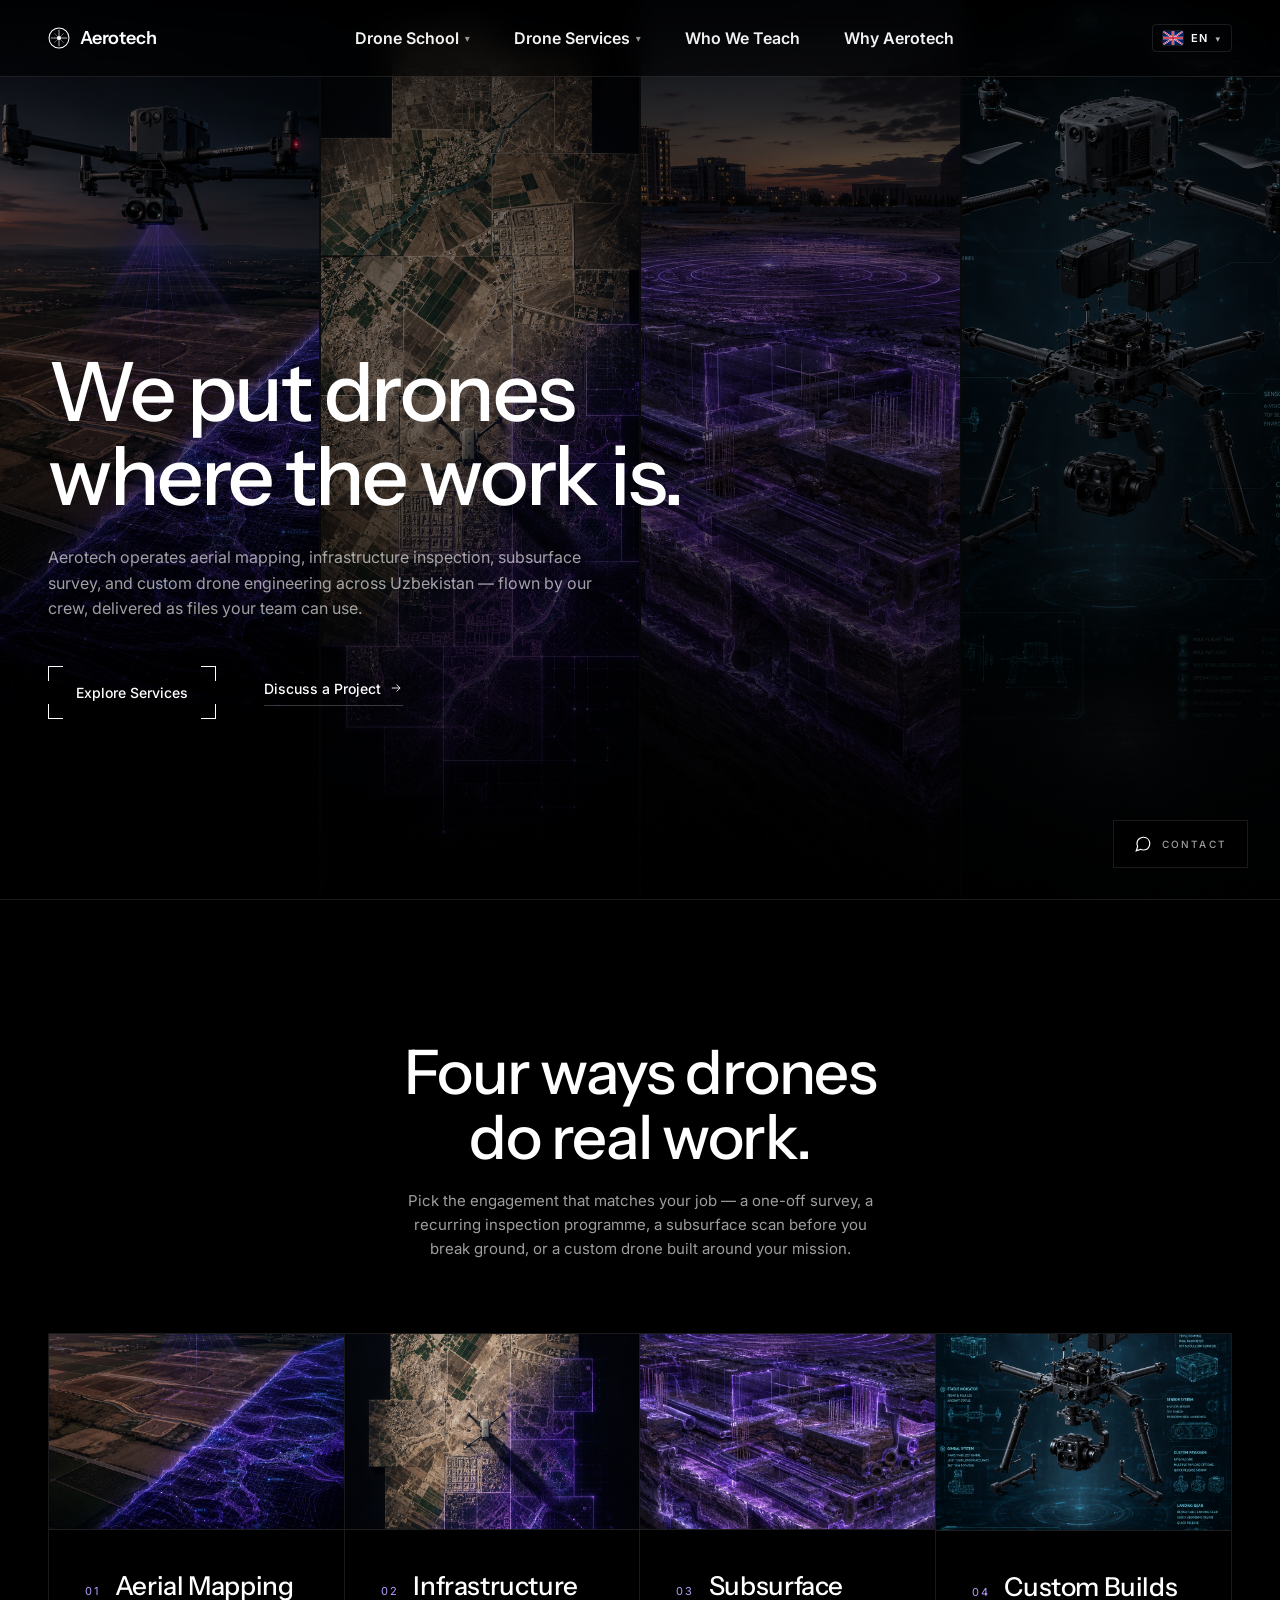
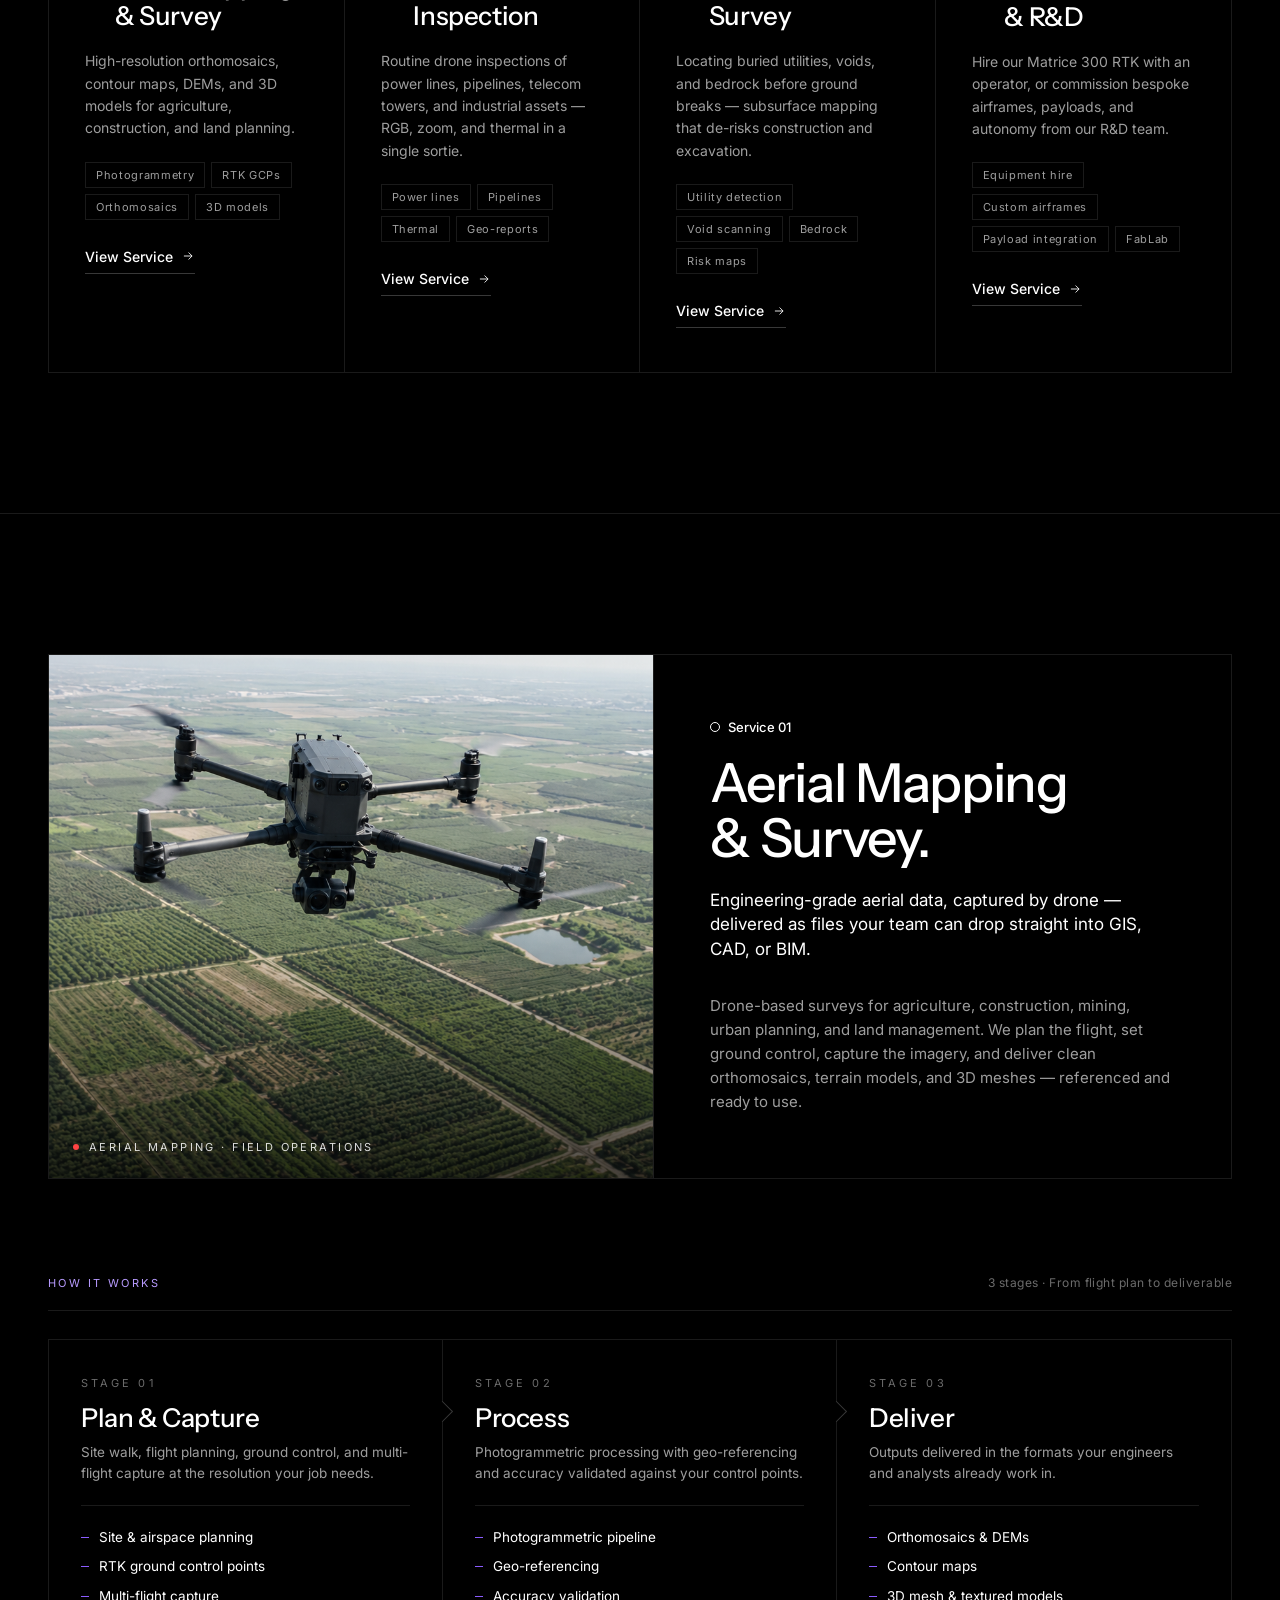
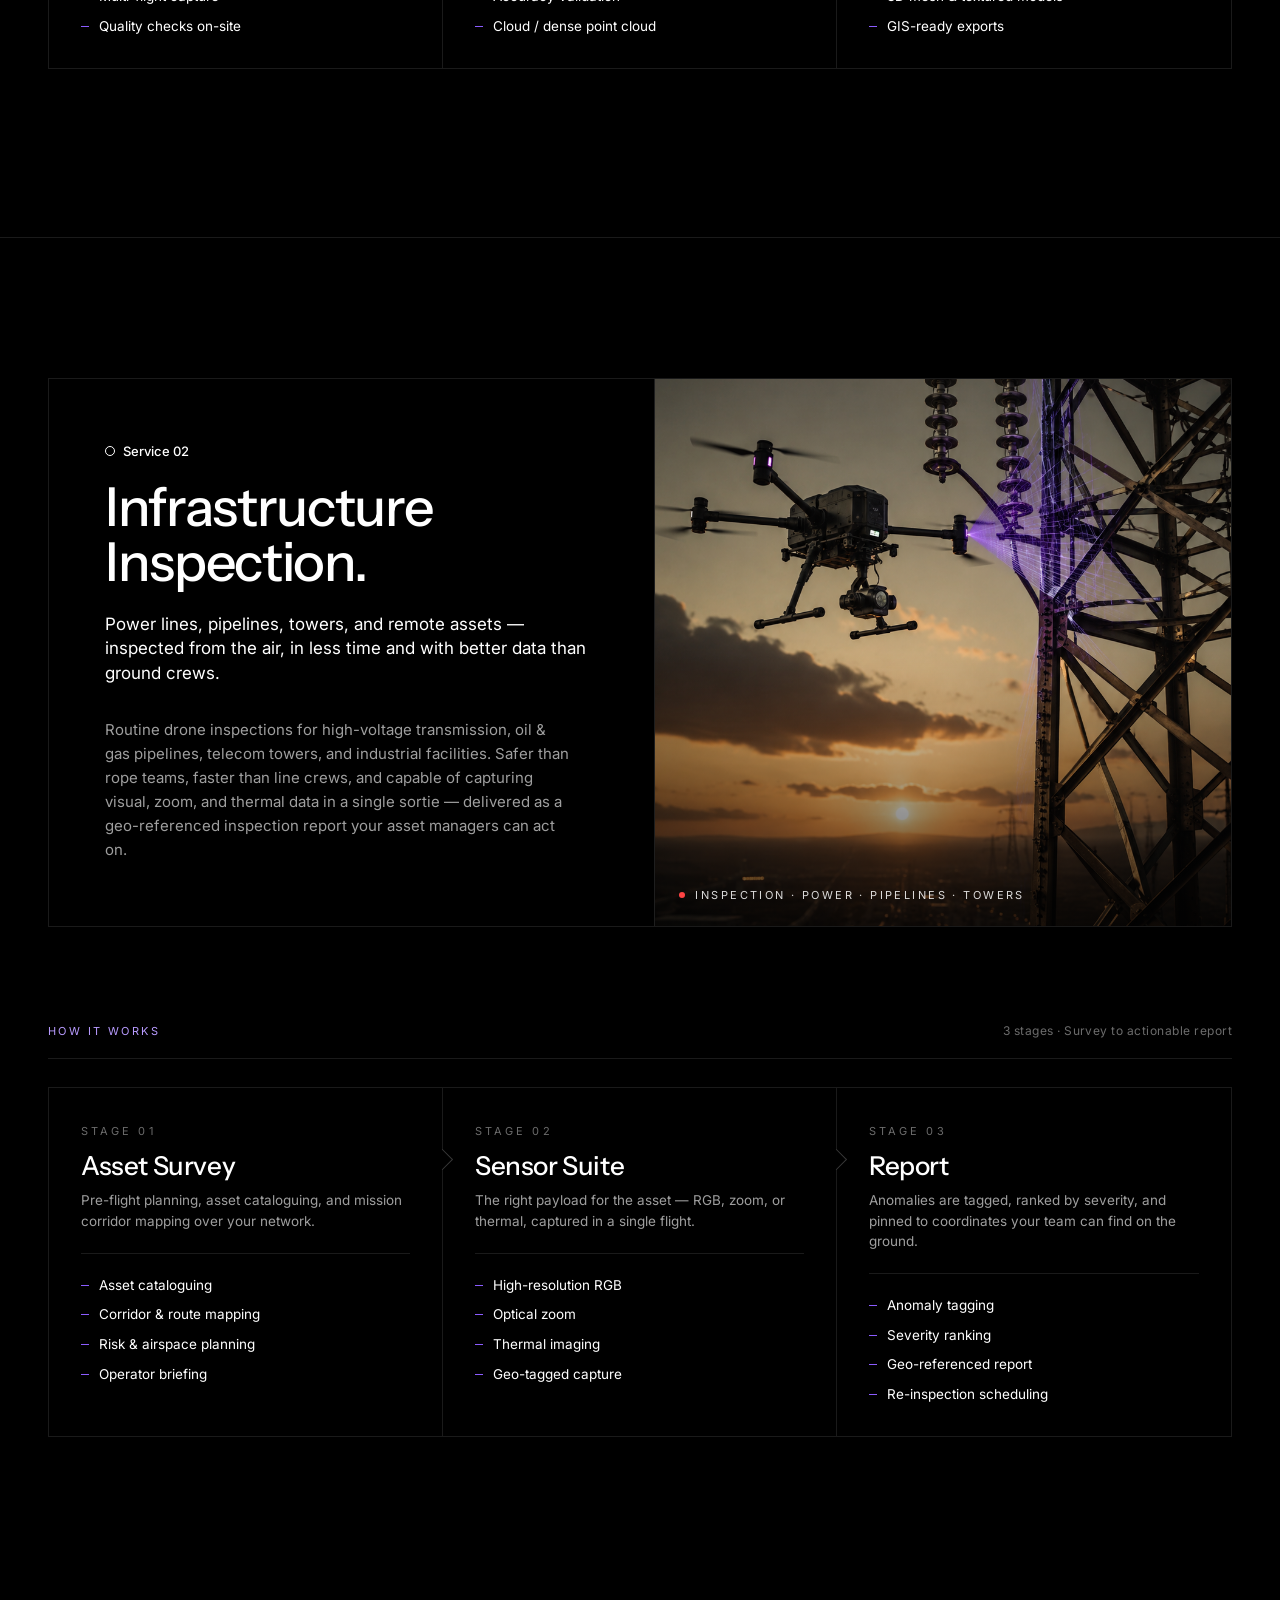
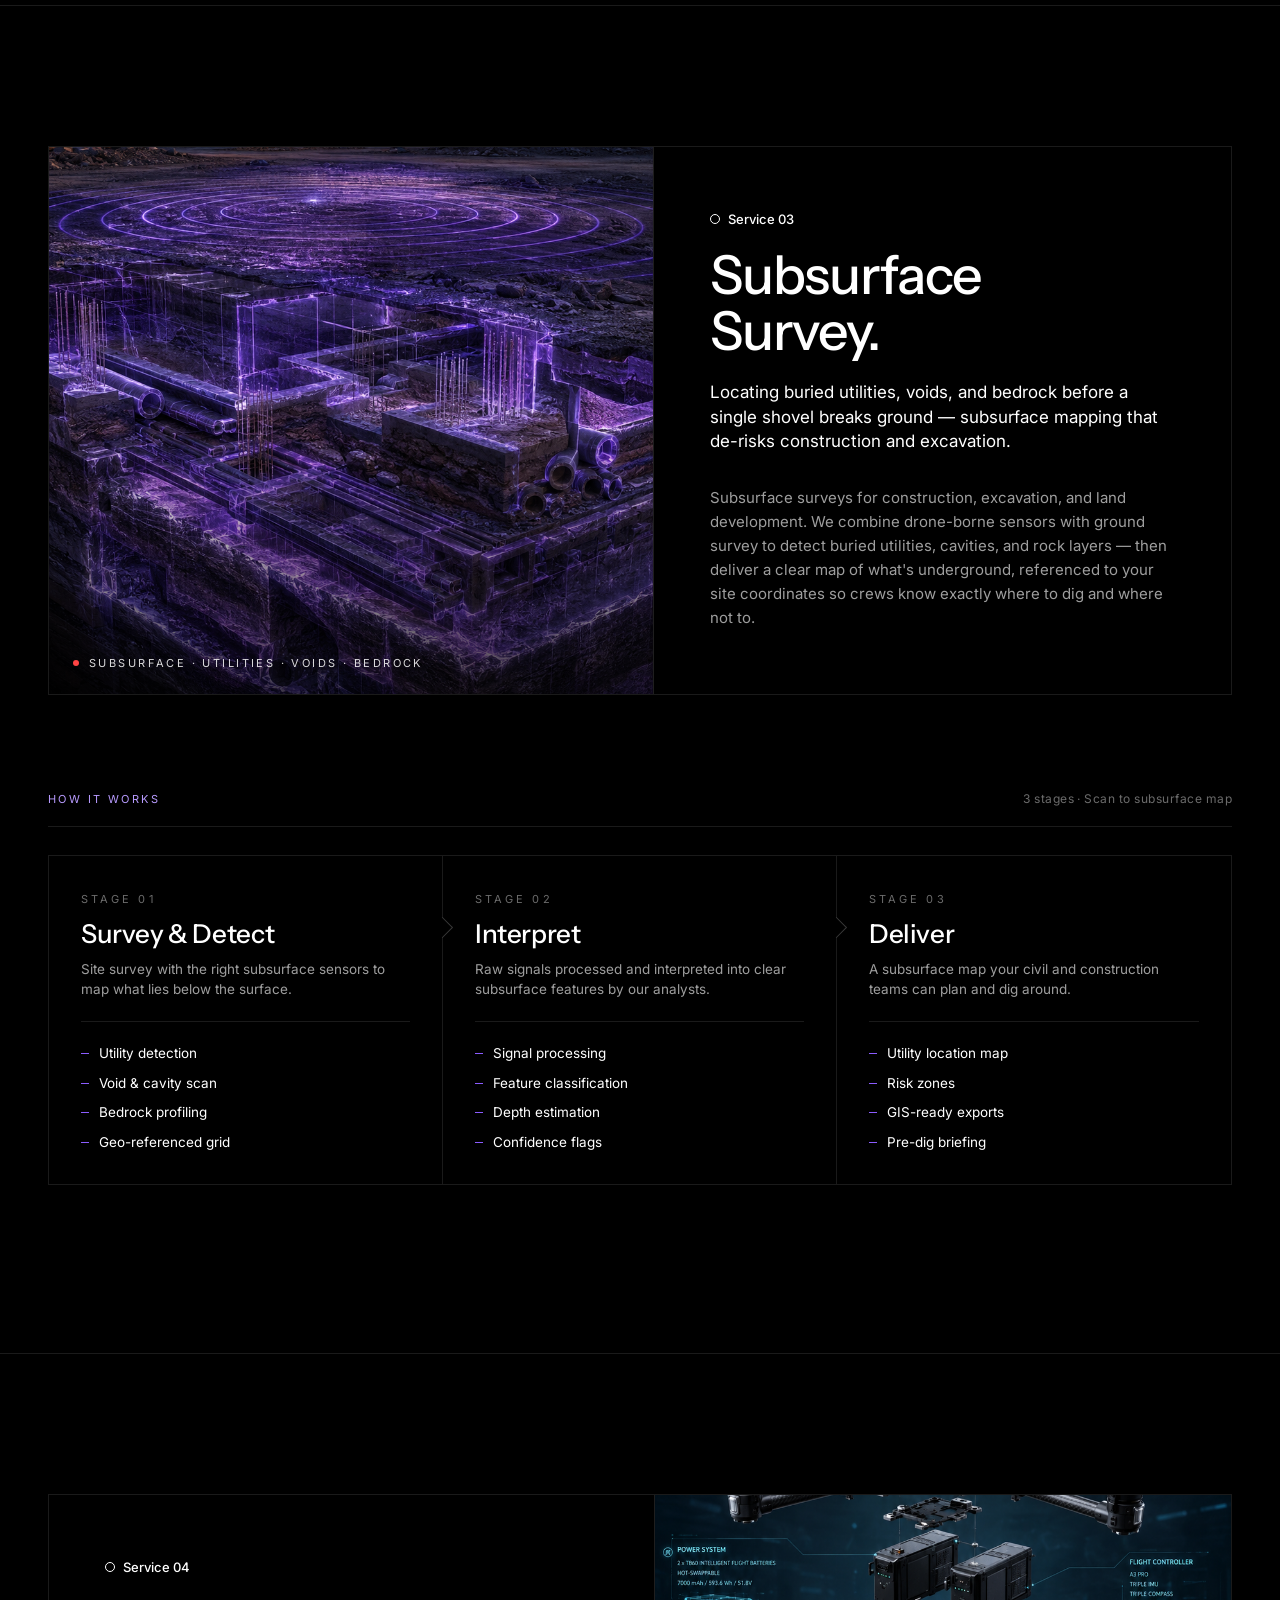
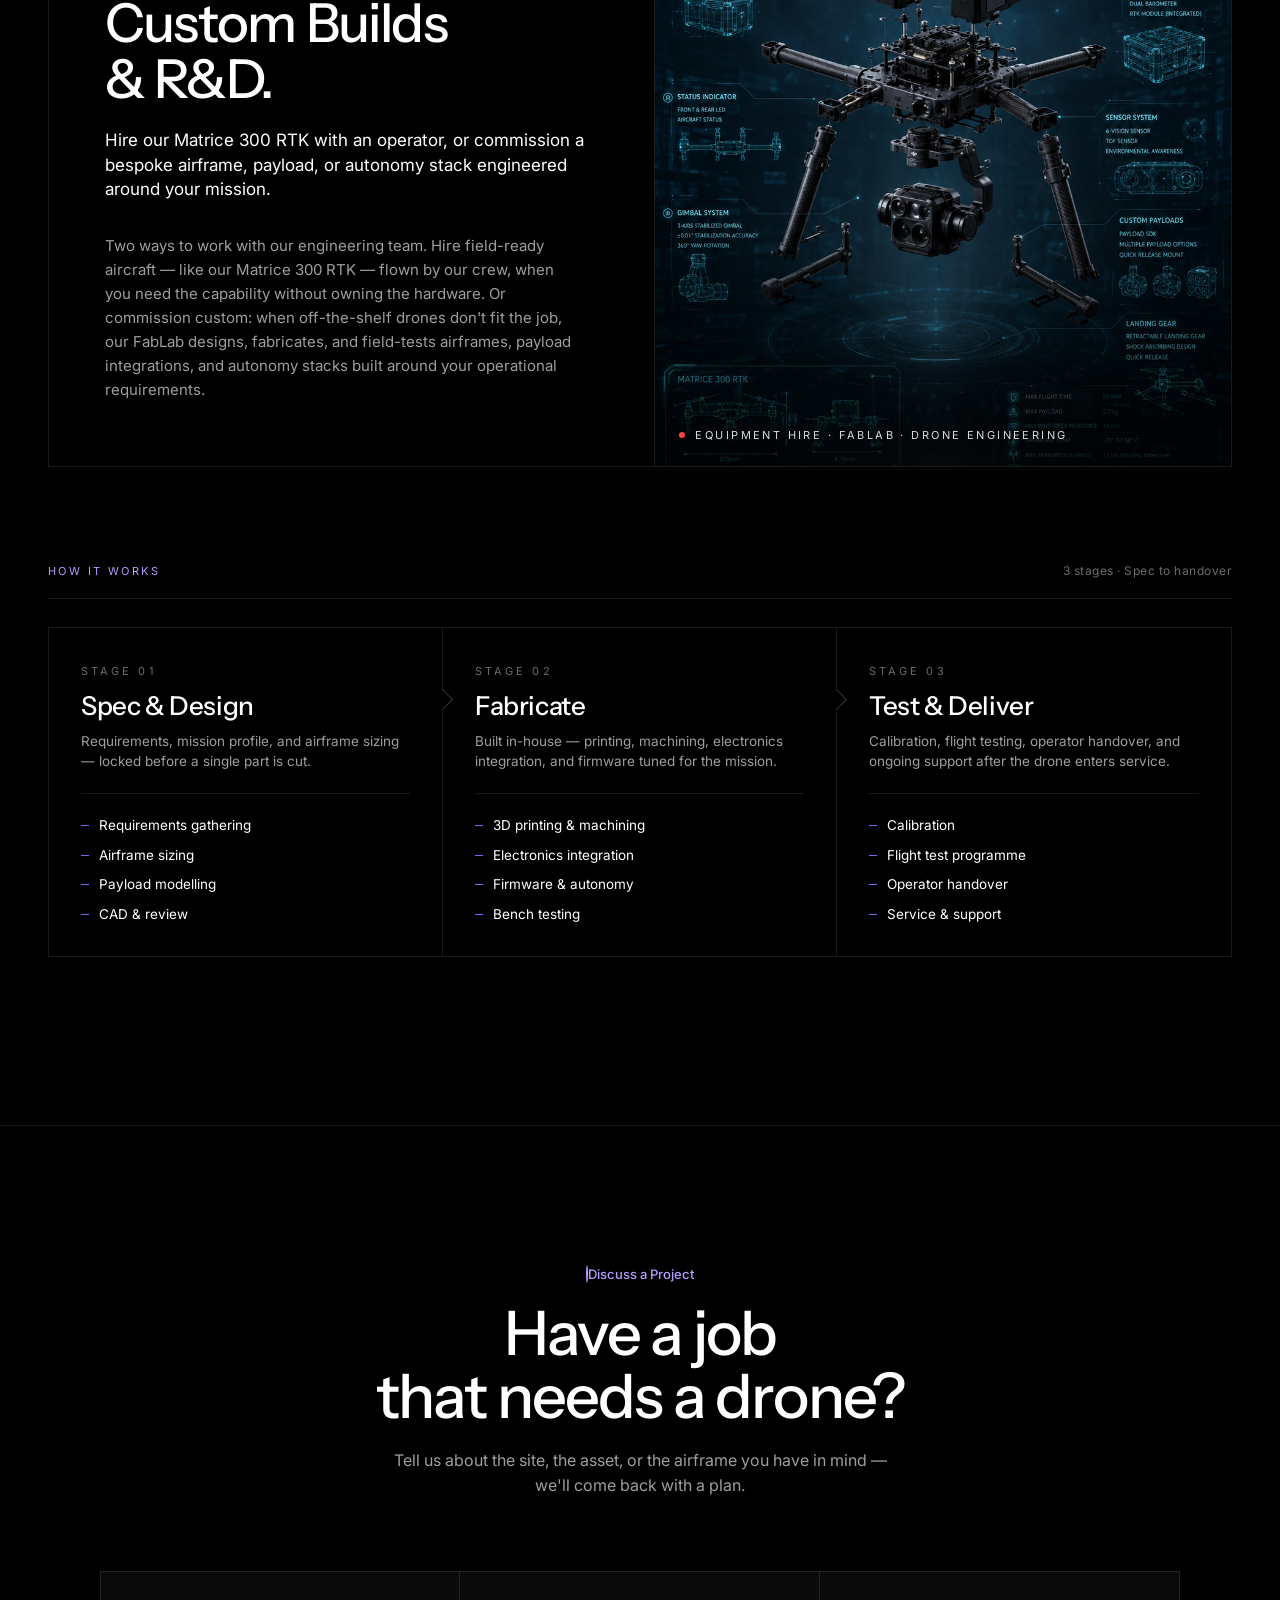
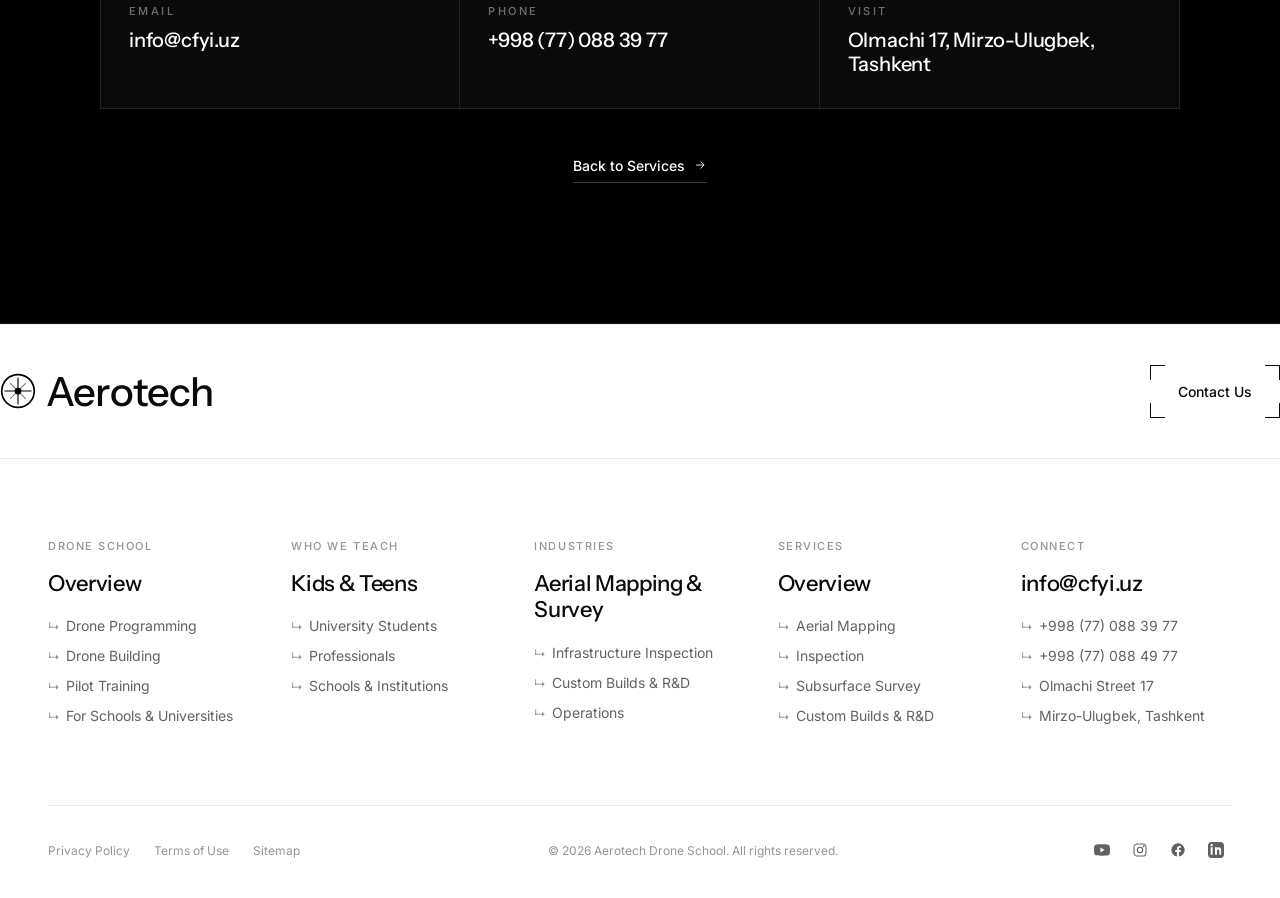
<file: services/index.html>
<!DOCTYPE html>
<html lang="en">
<head>
  <meta charset="UTF-8" />
  <meta name="viewport" content="width=device-width, initial-scale=1.0" />
  <meta name="description" content="Aerotech Drone Services — aerial mapping, infrastructure inspection, and custom drone engineering for industries across Uzbekistan." />
  <title>Drone Services — Aerotech</title>

  <link rel="preconnect" href="https://fonts.googleapis.com">
  <link rel="preconnect" href="https://fonts.gstatic.com" crossorigin>
  <link href="https://fonts.googleapis.com/css2?family=Instrument+Sans:ital,wght@0,400..700;1,400..700&family=Inter:wght@300;400;500;600&display=swap" rel="stylesheet">

  <link rel="stylesheet" href="../css/main.css">
</head>
<body>

<!-- ============================================================
     NAV
     ============================================================ -->
<nav class="nav">
  <div class="container nav-inner">
    <a href="../" class="logo">
      <span class="logo-mark">
        <svg viewBox="0 0 32 32" fill="none">
          <circle cx="16" cy="16" r="14.5" stroke="white" stroke-width="1.5"/>
          <path d="M16 4 L16 28 M4 16 L28 16" stroke="white" stroke-width="1"/>
          <path d="M9 9 L23 23 M23 9 L9 23" stroke="white" stroke-width="1" opacity="0.5"/>
          <circle cx="16" cy="16" r="3" fill="white"/>
        </svg>
      </span>
      Aerotech
    </a>
    <div class="nav-links">
      <div class="nav-item has-dropdown">
        <a href="../drone-school/" class="nav-trigger">Drone School <span class="caret">▾</span></a>
        <div class="nav-dropdown" role="menu" aria-label="Drone School">
          <span class="nav-dropdown__label" aria-hidden="true">Drone School</span>
          <a href="../drone-school/" role="menuitem">Overview</a>
          <a href="../drone-school/#drone-programming" role="menuitem">Drone Programming</a>
          <a href="../drone-school/#drone-building" role="menuitem">Drone Building</a>
          <a href="../drone-school/#pilot-training" role="menuitem">Pilot Training</a>
          <a href="../drone-school/#education-partners" role="menuitem">For Schools &amp; Universities</a>
        </div>
      </div>
      <div class="nav-item has-dropdown">
        <a href="#drone-services" class="nav-trigger" aria-current="page">Drone Services <span class="caret">▾</span></a>
        <div class="nav-dropdown" role="menu" aria-label="Drone Services">
          <span class="nav-dropdown__label" aria-hidden="true">Drone Services</span>
          <a href="#drone-services" role="menuitem">Overview</a>
          <a href="#aerial-mapping" role="menuitem">Aerial Mapping &amp; Survey</a>
          <a href="#infrastructure-inspection" role="menuitem">Infrastructure Inspection</a>
          <a href="#subsurface-survey" role="menuitem">Subsurface Survey</a>
          <a href="#custom-builds" role="menuitem">Custom Builds &amp; R&amp;D</a>
        </div>
      </div>
      <a href="../#audience">Who We Teach</a>
      <a href="../#advantage">Why Aerotech</a>
    </div>
    <div class="nav-right">
      <div class="lang-switch" role="group" aria-label="Language">
        <button type="button" class="lang-switch__current" aria-haspopup="listbox" aria-expanded="false" aria-label="Change language">
          <span class="lang-switch__flag" aria-hidden="true">
            <svg viewBox="0 0 24 16" width="20" height="14"><rect width="24" height="16" fill="#012169"/><path d="M0 0l24 16M24 0L0 16" stroke="#fff" stroke-width="2"/><path d="M0 0l24 16M24 0L0 16" stroke="#C8102E" stroke-width="1"/><path d="M12 0v16M0 8h24" stroke="#fff" stroke-width="3"/><path d="M12 0v16M0 8h24" stroke="#C8102E" stroke-width="1.6"/></svg>
          </span>
          <span class="lang-switch__code">EN</span>
          <span class="lang-switch__caret" aria-hidden="true">▾</span>
        </button>
        <ul class="lang-switch__menu" role="listbox" hidden>
          <li role="option" aria-selected="true">
            <a href="#" data-lang="EN" class="is-active">
              <span class="lang-switch__flag" aria-hidden="true">
                <svg viewBox="0 0 24 16" width="20" height="14"><rect width="24" height="16" fill="#012169"/><path d="M0 0l24 16M24 0L0 16" stroke="#fff" stroke-width="2"/><path d="M0 0l24 16M24 0L0 16" stroke="#C8102E" stroke-width="1"/><path d="M12 0v16M0 8h24" stroke="#fff" stroke-width="3"/><path d="M12 0v16M0 8h24" stroke="#C8102E" stroke-width="1.6"/></svg>
              </span>
              <span>English</span>
            </a>
          </li>
          <li role="option">
            <a href="#" data-lang="UZ">
              <span class="lang-switch__flag" aria-hidden="true">
                <svg viewBox="0 0 24 16" width="20" height="14"><rect width="24" height="5.33" fill="#1eb53a"/><rect y="5.33" width="24" height="5.34" fill="#fff"/><rect y="10.67" width="24" height="5.33" fill="#0099b5"/><rect y="4.83" width="24" height="0.5" fill="#ce1126"/><rect y="10.67" width="24" height="0.5" fill="#ce1126"/></svg>
              </span>
              <span>O'zbek</span>
            </a>
          </li>
          <li role="option">
            <a href="#" data-lang="RU">
              <span class="lang-switch__flag" aria-hidden="true">
                <svg viewBox="0 0 24 16" width="20" height="14"><rect width="24" height="5.33" fill="#fff"/><rect y="5.33" width="24" height="5.34" fill="#0039a6"/><rect y="10.67" width="24" height="5.33" fill="#d52b1e"/></svg>
              </span>
              <span>Русский</span>
            </a>
          </li>
        </ul>
      </div>
      <a href="#" class="icon-btn icon-btn--menu" aria-label="Menu">
        <svg width="14" height="14" viewBox="0 0 24 24" fill="none" stroke="currentColor" stroke-width="1.6"><path d="M3 7h18M3 12h18M3 17h18"/></svg>
      </a>
    </div>
  </div>
</nav>

<!-- Mobile menu drawer (shown < 920px) -->
<div class="mobile-menu" id="mobileMenu">
  <div class="mobile-menu-inner">
    <div class="mobile-menu-group">
      <button type="button" class="mobile-menu-toggle" aria-expanded="false" aria-controls="mobileDsSubmenu">
        Drone School
        <span class="mobile-menu-caret" aria-hidden="true"></span>
      </button>
      <div class="mobile-submenu" id="mobileDsSubmenu" hidden>
        <a href="../drone-school/">Overview</a>
        <a href="../drone-school/#drone-programming">Drone Programming</a>
        <a href="../drone-school/#drone-building">Drone Building</a>
        <a href="../drone-school/#pilot-training">Pilot Training</a>
        <a href="../drone-school/#education-partners">For Schools &amp; Universities</a>
      </div>
    </div>
    <div class="mobile-menu-group">
      <button type="button" class="mobile-menu-toggle" aria-expanded="true" aria-controls="mobileSvSubmenu">
        Drone Services
        <span class="mobile-menu-caret" aria-hidden="true"></span>
      </button>
      <div class="mobile-submenu" id="mobileSvSubmenu">
        <a href="#drone-services">Overview</a>
        <a href="#aerial-mapping">Aerial Mapping &amp; Survey</a>
        <a href="#infrastructure-inspection">Infrastructure Inspection</a>
        <a href="#subsurface-survey">Subsurface Survey</a>
        <a href="#custom-builds">Custom Builds &amp; R&amp;D</a>
      </div>
    </div>
    <a href="../#audience">Who We Teach</a>
    <a href="../#industries">Industries</a>
    <a href="../#advantage">Why Aerotech</a>
    <a href="#">Schedule</a>
    <a href="../#demo">Visit</a>
  </div>
</div>

<!-- ============================================================
     DRONE SERVICES — page content
     ============================================================ -->
<section class="ds-hero ds-hero--page ds-hero--video" id="drone-services">
  <div class="ds-hero__bg ds-hero__bg--grid" aria-hidden="true">
    <img src="../assets/images/Var1.png" alt="" loading="eager">
    <img src="../assets/images/Var2.png" alt="" loading="eager">
    <img src="../assets/images/Var3.png" alt="" loading="eager">
    <img src="../assets/images/Var4.png" alt="" loading="eager">
  </div>
  <div class="ds-hero__overlay" aria-hidden="true"></div>
  <div class="container ds-hero__content">
    <h1 class="ds-hero__title">We put drones<br>where the work is.</h1>
    <p class="ds-hero__sub">Aerotech operates aerial mapping, infrastructure inspection, subsurface survey, and custom drone engineering across Uzbekistan — flown by our crew, delivered as files your team can use.</p>
    <div class="ds-hero__ctas">
      <a href="#sv-services" class="btn-bracket"><span>Explore Services</span></a>
      <a href="#sv-contact" class="btn-link">Discuss a Project
        <svg viewBox="0 0 24 24" fill="none" stroke="currentColor" stroke-width="1.5"><path d="M5 12h14M13 6l6 6-6 6"/></svg>
      </a>
    </div>
  </div>
</section>

<section class="ds-programs reveal" id="sv-services">
  <div class="container">
    <h2 class="ds-programs__title">Four ways drones<br>do real work.</h2>
    <p class="ds-programs__sub">Pick the engagement that matches your job — a one-off survey, a recurring inspection programme, a subsurface scan before you break ground, or a custom drone built around your mission.</p>
    <div class="ds-programs__grid">
      <article class="ds-program">
        <div class="ds-program__visual">
          <img src="../assets/images/Var1.png" alt="A surveying drone flying low over farmland at sunrise" loading="lazy">
        </div>
        <div class="ds-program__head">
          <span class="ds-program__num">01</span>
          <h3>Aerial Mapping &amp; Survey</h3>
        </div>
        <p>High-resolution orthomosaics, contour maps, DEMs, and 3D models for agriculture, construction, and land planning.</p>
        <ul class="ds-program__tags">
          <li>Photogrammetry</li>
          <li>RTK GCPs</li>
          <li>Orthomosaics</li>
          <li>3D models</li>
        </ul>
        <a href="#aerial-mapping" class="btn-link">View Service
          <svg viewBox="0 0 24 24" fill="none" stroke="currentColor" stroke-width="1.5"><path d="M5 12h14M13 6l6 6-6 6"/></svg>
        </a>
      </article>
      <article class="ds-program">
        <div class="ds-program__visual">
          <img src="../assets/images/Var2.png" alt="A drone inspecting high-voltage power transmission lines at sunset" loading="lazy">
        </div>
        <div class="ds-program__head">
          <span class="ds-program__num">02</span>
          <h3>Infrastructure Inspection</h3>
        </div>
        <p>Routine drone inspections of power lines, pipelines, telecom towers, and industrial assets — RGB, zoom, and thermal in a single sortie.</p>
        <ul class="ds-program__tags">
          <li>Power lines</li>
          <li>Pipelines</li>
          <li>Thermal</li>
          <li>Geo-reports</li>
        </ul>
        <a href="#infrastructure-inspection" class="btn-link">View Service
          <svg viewBox="0 0 24 24" fill="none" stroke="currentColor" stroke-width="1.5"><path d="M5 12h14M13 6l6 6-6 6"/></svg>
        </a>
      </article>
      <article class="ds-program">
        <div class="ds-program__visual">
          <img src="../assets/images/Var3.png" alt="A drone running a subsurface survey grid over a construction site" loading="lazy">
        </div>
        <div class="ds-program__head">
          <span class="ds-program__num">03</span>
          <h3>Subsurface Survey</h3>
        </div>
        <p>Locating buried utilities, voids, and bedrock before ground breaks — subsurface mapping that de-risks construction and excavation.</p>
        <ul class="ds-program__tags">
          <li>Utility detection</li>
          <li>Void scanning</li>
          <li>Bedrock</li>
          <li>Risk maps</li>
        </ul>
        <a href="#subsurface-survey" class="btn-link">View Service
          <svg viewBox="0 0 24 24" fill="none" stroke="currentColor" stroke-width="1.5"><path d="M5 12h14M13 6l6 6-6 6"/></svg>
        </a>
      </article>
      <article class="ds-program">
        <div class="ds-program__visual">
          <img src="../assets/images/Var4.png" alt="An exploded engineering view of a Matrice 300 RTK with custom payload" loading="lazy">
        </div>
        <div class="ds-program__head">
          <span class="ds-program__num">04</span>
          <h3>Custom Builds &amp; R&amp;D</h3>
        </div>
        <p>Hire our Matrice 300 RTK with an operator, or commission bespoke airframes, payloads, and autonomy from our R&amp;D team.</p>
        <ul class="ds-program__tags">
          <li>Equipment hire</li>
          <li>Custom airframes</li>
          <li>Payload integration</li>
          <li>FabLab</li>
        </ul>
        <a href="#custom-builds" class="btn-link">View Service
          <svg viewBox="0 0 24 24" fill="none" stroke="currentColor" stroke-width="1.5"><path d="M5 12h14M13 6l6 6-6 6"/></svg>
        </a>
      </article>
    </div>
  </div>
</section>

<section class="ds-deepdive reveal" id="aerial-mapping">
  <div class="container">
    <div class="ds-feature">
      <div class="ds-feature__visual ds-feature__visual--photo">
        <img src="../assets/images/industries-mapping-green.png" alt="Aerial mapping drone surveying agricultural fields" loading="lazy">
        <div class="ds-feature__visual-meta" aria-hidden="true">
          <span class="ds-hero__meta-dot"></span>
          <span>Aerial mapping · Field operations</span>
        </div>
      </div>
      <div class="ds-feature__content">
        <span class="eyebrow">Service 01</span>
        <h2>Aerial Mapping<br>&amp; Survey.</h2>
        <p class="ds-deepdive__lede">Engineering-grade aerial data, captured by drone — delivered as files your team can drop straight into GIS, CAD, or BIM.</p>
        <p class="ds-deepdive__body">Drone-based surveys for agriculture, construction, mining, urban planning, and land management. We plan the flight, set ground control, capture the imagery, and deliver clean orthomosaics, terrain models, and 3D meshes — referenced and ready to use.</p>
      </div>
    </div>

    <div class="ds-modules">
      <header class="ds-modules__head">
        <span class="ds-modules__label">How it works</span>
        <span class="ds-modules__meta">3 stages · From flight plan to deliverable</span>
      </header>
      <div class="ds-modules__grid">
        <article class="ds-module">
          <span class="ds-module__step">Stage 01</span>
          <h3 class="ds-module__title">Plan &amp; Capture</h3>
          <p class="ds-module__desc">Site walk, flight planning, ground control, and multi-flight capture at the resolution your job needs.</p>
          <ul class="ds-module__topics">
            <li>Site &amp; airspace planning</li>
            <li>RTK ground control points</li>
            <li>Multi-flight capture</li>
            <li>Quality checks on-site</li>
          </ul>
        </article>
        <article class="ds-module">
          <span class="ds-module__step">Stage 02</span>
          <h3 class="ds-module__title">Process</h3>
          <p class="ds-module__desc">Photogrammetric processing with geo-referencing and accuracy validated against your control points.</p>
          <ul class="ds-module__topics">
            <li>Photogrammetric pipeline</li>
            <li>Geo-referencing</li>
            <li>Accuracy validation</li>
            <li>Cloud / dense point cloud</li>
          </ul>
        </article>
        <article class="ds-module">
          <span class="ds-module__step">Stage 03</span>
          <h3 class="ds-module__title">Deliver</h3>
          <p class="ds-module__desc">Outputs delivered in the formats your engineers and analysts already work in.</p>
          <ul class="ds-module__topics">
            <li>Orthomosaics &amp; DEMs</li>
            <li>Contour maps</li>
            <li>3D mesh &amp; textured models</li>
            <li>GIS-ready exports</li>
          </ul>
        </article>
      </div>
    </div>
  </div>
</section>

<section class="ds-deepdive reveal" id="infrastructure-inspection">
  <div class="container">
    <div class="ds-feature ds-feature--flip">
      <div class="ds-feature__visual ds-feature__visual--photo">
        <img src="../assets/images/industries-inspection.png" alt="Drone inspecting a high-voltage power line tower" loading="lazy">
        <div class="ds-feature__visual-meta" aria-hidden="true">
          <span class="ds-hero__meta-dot"></span>
          <span>Inspection · Power · Pipelines · Towers</span>
        </div>
      </div>
      <div class="ds-feature__content">
        <span class="eyebrow">Service 02</span>
        <h2>Infrastructure<br>Inspection.</h2>
        <p class="ds-deepdive__lede">Power lines, pipelines, towers, and remote assets — inspected from the air, in less time and with better data than ground crews.</p>
        <p class="ds-deepdive__body">Routine drone inspections for high-voltage transmission, oil &amp; gas pipelines, telecom towers, and industrial facilities. Safer than rope teams, faster than line crews, and capable of capturing visual, zoom, and thermal data in a single sortie — delivered as a geo-referenced inspection report your asset managers can act on.</p>
      </div>
    </div>

    <div class="ds-modules">
      <header class="ds-modules__head">
        <span class="ds-modules__label">How it works</span>
        <span class="ds-modules__meta">3 stages · Survey to actionable report</span>
      </header>
      <div class="ds-modules__grid">
        <article class="ds-module">
          <span class="ds-module__step">Stage 01</span>
          <h3 class="ds-module__title">Asset Survey</h3>
          <p class="ds-module__desc">Pre-flight planning, asset cataloguing, and mission corridor mapping over your network.</p>
          <ul class="ds-module__topics">
            <li>Asset cataloguing</li>
            <li>Corridor &amp; route mapping</li>
            <li>Risk &amp; airspace planning</li>
            <li>Operator briefing</li>
          </ul>
        </article>
        <article class="ds-module">
          <span class="ds-module__step">Stage 02</span>
          <h3 class="ds-module__title">Sensor Suite</h3>
          <p class="ds-module__desc">The right payload for the asset — RGB, zoom, or thermal, captured in a single flight.</p>
          <ul class="ds-module__topics">
            <li>High-resolution RGB</li>
            <li>Optical zoom</li>
            <li>Thermal imaging</li>
            <li>Geo-tagged capture</li>
          </ul>
        </article>
        <article class="ds-module">
          <span class="ds-module__step">Stage 03</span>
          <h3 class="ds-module__title">Report</h3>
          <p class="ds-module__desc">Anomalies are tagged, ranked by severity, and pinned to coordinates your team can find on the ground.</p>
          <ul class="ds-module__topics">
            <li>Anomaly tagging</li>
            <li>Severity ranking</li>
            <li>Geo-referenced report</li>
            <li>Re-inspection scheduling</li>
          </ul>
        </article>
      </div>
    </div>
  </div>
</section>

<section class="ds-deepdive reveal" id="subsurface-survey">
  <div class="container">
    <div class="ds-feature">
      <div class="ds-feature__visual ds-feature__visual--photo">
        <img src="../assets/images/Var3.png" alt="A drone running a subsurface survey grid over a construction site" loading="lazy">
        <div class="ds-feature__visual-meta" aria-hidden="true">
          <span class="ds-hero__meta-dot"></span>
          <span>Subsurface · Utilities · Voids · Bedrock</span>
        </div>
      </div>
      <div class="ds-feature__content">
        <span class="eyebrow">Service 03</span>
        <h2>Subsurface<br>Survey.</h2>
        <p class="ds-deepdive__lede">Locating buried utilities, voids, and bedrock before a single shovel breaks ground — subsurface mapping that de-risks construction and excavation.</p>
        <p class="ds-deepdive__body">Subsurface surveys for construction, excavation, and land development. We combine drone-borne sensors with ground survey to detect buried utilities, cavities, and rock layers — then deliver a clear map of what's underground, referenced to your site coordinates so crews know exactly where to dig and where not to.</p>
      </div>
    </div>

    <div class="ds-modules">
      <header class="ds-modules__head">
        <span class="ds-modules__label">How it works</span>
        <span class="ds-modules__meta">3 stages · Scan to subsurface map</span>
      </header>
      <div class="ds-modules__grid">
        <article class="ds-module">
          <span class="ds-module__step">Stage 01</span>
          <h3 class="ds-module__title">Survey &amp; Detect</h3>
          <p class="ds-module__desc">Site survey with the right subsurface sensors to map what lies below the surface.</p>
          <ul class="ds-module__topics">
            <li>Utility detection</li>
            <li>Void &amp; cavity scan</li>
            <li>Bedrock profiling</li>
            <li>Geo-referenced grid</li>
          </ul>
        </article>
        <article class="ds-module">
          <span class="ds-module__step">Stage 02</span>
          <h3 class="ds-module__title">Interpret</h3>
          <p class="ds-module__desc">Raw signals processed and interpreted into clear subsurface features by our analysts.</p>
          <ul class="ds-module__topics">
            <li>Signal processing</li>
            <li>Feature classification</li>
            <li>Depth estimation</li>
            <li>Confidence flags</li>
          </ul>
        </article>
        <article class="ds-module">
          <span class="ds-module__step">Stage 03</span>
          <h3 class="ds-module__title">Deliver</h3>
          <p class="ds-module__desc">A subsurface map your civil and construction teams can plan and dig around.</p>
          <ul class="ds-module__topics">
            <li>Utility location map</li>
            <li>Risk zones</li>
            <li>GIS-ready exports</li>
            <li>Pre-dig briefing</li>
          </ul>
        </article>
      </div>
    </div>
  </div>
</section>

<section class="ds-deepdive reveal" id="custom-builds">
  <div class="container">
    <div class="ds-feature ds-feature--flip">
      <div class="ds-feature__visual ds-feature__visual--photo">
        <img src="../assets/images/Var4.png" alt="An exploded engineering view of a Matrice 300 RTK with custom payload" loading="lazy">
        <div class="ds-feature__visual-meta" aria-hidden="true">
          <span class="ds-hero__meta-dot"></span>
          <span>Equipment hire · FabLab · Drone engineering</span>
        </div>
      </div>
      <div class="ds-feature__content">
        <span class="eyebrow">Service 04</span>
        <h2>Custom Builds<br>&amp; R&amp;D.</h2>
        <p class="ds-deepdive__lede">Hire our Matrice 300 RTK with an operator, or commission a bespoke airframe, payload, or autonomy stack engineered around your mission.</p>
        <p class="ds-deepdive__body">Two ways to work with our engineering team. Hire field-ready aircraft — like our Matrice 300 RTK — flown by our crew, when you need the capability without owning the hardware. Or commission custom: when off-the-shelf drones don't fit the job, our FabLab designs, fabricates, and field-tests airframes, payload integrations, and autonomy stacks built around your operational requirements.</p>
      </div>
    </div>

    <div class="ds-modules">
      <header class="ds-modules__head">
        <span class="ds-modules__label">How it works</span>
        <span class="ds-modules__meta">3 stages · Spec to handover</span>
      </header>
      <div class="ds-modules__grid">
        <article class="ds-module">
          <span class="ds-module__step">Stage 01</span>
          <h3 class="ds-module__title">Spec &amp; Design</h3>
          <p class="ds-module__desc">Requirements, mission profile, and airframe sizing — locked before a single part is cut.</p>
          <ul class="ds-module__topics">
            <li>Requirements gathering</li>
            <li>Airframe sizing</li>
            <li>Payload modelling</li>
            <li>CAD &amp; review</li>
          </ul>
        </article>
        <article class="ds-module">
          <span class="ds-module__step">Stage 02</span>
          <h3 class="ds-module__title">Fabricate</h3>
          <p class="ds-module__desc">Built in-house — printing, machining, electronics integration, and firmware tuned for the mission.</p>
          <ul class="ds-module__topics">
            <li>3D printing &amp; machining</li>
            <li>Electronics integration</li>
            <li>Firmware &amp; autonomy</li>
            <li>Bench testing</li>
          </ul>
        </article>
        <article class="ds-module">
          <span class="ds-module__step">Stage 03</span>
          <h3 class="ds-module__title">Test &amp; Deliver</h3>
          <p class="ds-module__desc">Calibration, flight testing, operator handover, and ongoing support after the drone enters service.</p>
          <ul class="ds-module__topics">
            <li>Calibration</li>
            <li>Flight test programme</li>
            <li>Operator handover</li>
            <li>Service &amp; support</li>
          </ul>
        </article>
      </div>
    </div>
  </div>
</section>

<section class="ds-final-cta reveal" id="sv-contact">
  <div class="container">
    <div class="ds-final-cta__head">
      <span class="eyebrow">Discuss a Project</span>
      <h2>Have a job<br>that needs a drone?</h2>
      <p>Tell us about the site, the asset, or the airframe you have in mind — we'll come back with a plan.</p>
    </div>

    <ul class="ds-contact-rail">
      <li>
        <a href="mailto:info@cfyi.uz" class="ds-contact-rail__item">
          <span class="ds-contact-rail__label">Email</span>
          <span class="ds-contact-rail__value">info@cfyi.uz</span>
          <span class="ds-contact-rail__arrow" aria-hidden="true">
            <svg viewBox="0 0 24 24" fill="none" stroke="currentColor" stroke-width="1.4"><path d="M7 17L17 7M9 7h8v8"/></svg>
          </span>
        </a>
      </li>
      <li>
        <a href="tel:+998770883977" class="ds-contact-rail__item">
          <span class="ds-contact-rail__label">Phone</span>
          <span class="ds-contact-rail__value">+998 (77) 088 39 77</span>
          <span class="ds-contact-rail__arrow" aria-hidden="true">
            <svg viewBox="0 0 24 24" fill="none" stroke="currentColor" stroke-width="1.4"><path d="M7 17L17 7M9 7h8v8"/></svg>
          </span>
        </a>
      </li>
      <li>
        <a href="../#demo" class="ds-contact-rail__item">
          <span class="ds-contact-rail__label">Visit</span>
          <span class="ds-contact-rail__value">Olmachi 17, Mirzo-Ulugbek, Tashkent</span>
          <span class="ds-contact-rail__arrow" aria-hidden="true">
            <svg viewBox="0 0 24 24" fill="none" stroke="currentColor" stroke-width="1.4"><path d="M7 17L17 7M9 7h8v8"/></svg>
          </span>
        </a>
      </li>
    </ul>

    <div class="ds-final-cta__foot">
      <a href="#sv-services" class="btn-link">Back to Services
        <svg viewBox="0 0 24 24" fill="none" stroke="currentColor" stroke-width="1.5"><path d="M5 12h14M13 6l6 6-6 6"/></svg>
      </a>
    </div>
  </div>
</section>

<!-- ============================================================
     FOOTER
     ============================================================ -->
<footer class="footer">
  <div class="footer-brand-row">
    <div class="container footer-brand-inner">
      <a href="../" class="logo footer-logo-big">
        <span class="logo-mark">
          <svg viewBox="0 0 32 32" fill="none">
            <circle cx="16" cy="16" r="14.5" stroke="white" stroke-width="1.5"/>
            <path d="M16 4 L16 28 M4 16 L28 16" stroke="white" stroke-width="1"/>
            <path d="M9 9 L23 23 M23 9 L9 23" stroke="white" stroke-width="1" opacity="0.5"/>
            <circle cx="16" cy="16" r="3" fill="white"/>
          </svg>
        </span>
        Aerotech
      </a>
      <a href="#sv-contact" class="btn-bracket"><span>Contact Us</span></a>
    </div>
  </div>

  <div class="container">
    <div class="footer-grid">

      <div class="footer-col">
        <h4>Drone School</h4>
        <a href="../drone-school/" class="footer-link-lg">Overview</a>
        <ul>
          <li><a href="../drone-school/#drone-programming">Drone Programming</a></li>
          <li><a href="../drone-school/#drone-building">Drone Building</a></li>
          <li><a href="../drone-school/#pilot-training">Pilot Training</a></li>
          <li><a href="../drone-school/#education-partners">For Schools &amp; Universities</a></li>
        </ul>
      </div>

      <div class="footer-col">
        <h4>Who We Teach</h4>
        <a href="../#audience" class="footer-link-lg">Kids &amp; Teens</a>
        <ul>
          <li><a href="../#audience">University Students</a></li>
          <li><a href="../#audience">Professionals</a></li>
          <li><a href="../#audience">Schools &amp; Institutions</a></li>
        </ul>
      </div>

      <div class="footer-col">
        <h4>Industries</h4>
        <a href="../#industries" class="footer-link-lg">Aerial Mapping &amp; Survey</a>
        <ul>
          <li><a href="../#industries">Infrastructure Inspection</a></li>
          <li><a href="../#industries">Custom Builds &amp; R&amp;D</a></li>
          <li><a href="../#industries">Operations</a></li>
        </ul>
      </div>

      <div class="footer-col">
        <h4>Services</h4>
        <a href="#drone-services" class="footer-link-lg">Overview</a>
        <ul>
          <li><a href="#aerial-mapping">Aerial Mapping</a></li>
          <li><a href="#infrastructure-inspection">Inspection</a></li>
          <li><a href="#subsurface-survey">Subsurface Survey</a></li>
          <li><a href="#custom-builds">Custom Builds &amp; R&amp;D</a></li>
        </ul>
      </div>

      <div class="footer-col">
        <h4>Connect</h4>
        <a href="mailto:info@cfyi.uz" class="footer-link-lg">info@cfyi.uz</a>
        <ul>
          <li><a href="tel:+998770883977">+998 (77) 088 39 77</a></li>
          <li><a href="tel:+998770884977">+998 (77) 088 49 77</a></li>
          <li><a href="../#demo">Olmachi Street 17</a></li>
          <li><a href="../#demo">Mirzo-Ulugbek, Tashkent</a></li>
        </ul>
      </div>

    </div>

    <div class="footer-bottom">
      <div class="legal">
        <a href="#">Privacy Policy</a>
        <a href="#">Terms of Use</a>
        <a href="#">Sitemap</a>
      </div>
      <div class="copy">© 2026 Aerotech Drone School. All rights reserved.</div>
      <div class="social">
        <a href="https://www.youtube.com/@CenterforYouthInitiatives" target="_blank" rel="noopener" aria-label="YouTube">
          <svg viewBox="0 0 24 24" fill="currentColor"><path d="M23.5 6.2a3 3 0 0 0-2.1-2.1C19.5 3.5 12 3.5 12 3.5s-7.5 0-9.4.6A3 3 0 0 0 .5 6.2 31.4 31.4 0 0 0 0 12a31.4 31.4 0 0 0 .5 5.8 3 3 0 0 0 2.1 2.1c2 .6 9.4.6 9.4.6s7.5 0 9.4-.6a3 3 0 0 0 2.1-2.1A31.4 31.4 0 0 0 24 12a31.4 31.4 0 0 0-.5-5.8zM9.6 15.6V8.4l6.2 3.6-6.2 3.6z"/></svg>
        </a>
        <a href="https://instagram.com/centerforyouthinitiatives" target="_blank" rel="noopener" aria-label="Instagram">
          <svg viewBox="0 0 24 24" fill="none" stroke="currentColor" stroke-width="1.6"><rect x="3" y="3" width="18" height="18" rx="5"/><circle cx="12" cy="12" r="4"/><circle cx="17.5" cy="6.5" r="0.6" fill="currentColor"/></svg>
        </a>
        <a href="https://www.facebook.com/centerforyouthinitiatives" target="_blank" rel="noopener" aria-label="Facebook">
          <svg viewBox="0 0 24 24" fill="currentColor"><path d="M22 12a10 10 0 1 0-11.6 9.9v-7H7.9V12h2.5V9.8c0-2.5 1.5-3.9 3.8-3.9 1.1 0 2.2.2 2.2.2v2.5h-1.3c-1.2 0-1.6.8-1.6 1.6V12h2.8l-.4 2.9h-2.4v7A10 10 0 0 0 22 12z"/></svg>
        </a>
        <a href="https://www.linkedin.com/company/center-for-youth-initiatives" target="_blank" rel="noopener" aria-label="LinkedIn">
          <svg viewBox="0 0 24 24" fill="currentColor"><path d="M19 0H5C2.2 0 0 2.2 0 5v14c0 2.8 2.2 5 5 5h14c2.8 0 5-2.2 5-5V5c0-2.8-2.2-5-5-5zM7 19H4V8h3v11zM5.5 6.5c-1 0-1.7-.7-1.7-1.7s.7-1.7 1.7-1.7c1 0 1.7.7 1.7 1.7s-.7 1.7-1.7 1.7zM20 19h-3v-5.4c0-1.4-.5-2.3-1.7-2.3-.9 0-1.5.6-1.7 1.2-.1.2-.1.5-.1.8V19h-3V8h3v1.3c.4-.6 1.1-1.5 2.7-1.5 2 0 3.5 1.3 3.5 4.1V19z"/></svg>
        </a>
      </div>
    </div>
  </div>
</footer>

<!-- ============================================================
     LEAD CAPTURE CTA — persistent right-edge drawer
     ============================================================ -->
<button class="cta-trigger" id="leadTrigger" type="button" aria-label="Open contact panel" aria-expanded="false" aria-controls="leadCTA">
  <span class="cta-trigger__icon">
    <svg viewBox="0 0 24 24" fill="none" stroke="currentColor" stroke-width="1.6">
      <path d="M21 11.5a8.4 8.4 0 0 1-.9 3.8 8.5 8.5 0 0 1-7.6 4.7 8.4 8.4 0 0 1-3.8-.9L3 21l1.9-5.7a8.4 8.4 0 0 1-.9-3.8 8.5 8.5 0 0 1 4.7-7.6 8.4 8.4 0 0 1 3.8-.9h.5a8.5 8.5 0 0 1 8 8z"/>
    </svg>
  </span>
  <span class="cta-trigger__label">Contact</span>
</button>

<aside class="cta-popup" id="leadCTA" aria-hidden="true" role="dialog" aria-modal="false" aria-label="Talk to our team">
  <div class="cta-popup__card">
    <button class="cta-popup__close" type="button" aria-label="Close panel">
      <svg width="14" height="14" viewBox="0 0 24 24" fill="none" stroke="currentColor" stroke-width="1.6">
        <path d="M6 6l12 12M18 6L6 18"/>
      </svg>
    </button>

    <div class="cta-popup__scroll" id="leadScroll">
      <div class="cta-popup__eyebrow">
        <span class="cta-popup__mark">
          <svg viewBox="0 0 32 32" fill="none">
            <circle cx="16" cy="16" r="14.5" stroke="white" stroke-width="1.5"/>
            <path d="M16 4 L16 28 M4 16 L28 16" stroke="white" stroke-width="1"/>
            <path d="M9 9 L23 23 M23 9 L9 23" stroke="white" stroke-width="1" opacity="0.5"/>
            <circle cx="16" cy="16" r="3" fill="white"/>
          </svg>
        </span>
        Aerotech
      </div>

      <div class="cta-popup__panel cta-popup__panel--form">
        <h3 class="cta-popup__title">Talk to our team.</h3>
        <p class="cta-popup__sub">Leave your number or email and we'll reach out within one working day.</p>

        <form class="cta-popup__form" id="leadForm" novalidate>
          <label class="cta-popup__field">
            <span class="cta-popup__vh" id="leadInputLabel">Phone or email</span>
            <input
              type="tel"
              class="cta-popup__input"
              id="leadInput"
              name="contact"
              placeholder="+998 __ ___ __ __"
              aria-labelledby="leadInputLabel"
              autocomplete="tel"
              required
            />
          </label>

          <div class="cta-popup__toggle" role="tablist" aria-label="Contact method">
            <button type="button" class="cta-popup__toggle-btn is-active" data-mode="phone" role="tab" aria-selected="true">Phone</button>
            <button type="button" class="cta-popup__toggle-btn" data-mode="email" role="tab" aria-selected="false">Email</button>
          </div>

          <div class="cta-popup__error" id="leadError" role="alert"></div>

          <button type="submit" class="btn-bracket cta-popup__submit">
            <span class="cta-popup__btn-label">Get a callback</span>
          </button>

          <p class="cta-popup__legal">By submitting you agree to be contacted by Aerotech.</p>
        </form>
      </div>

      <div class="cta-popup__panel cta-popup__panel--success" aria-hidden="true">
        <div class="cta-popup__check">
          <svg viewBox="0 0 24 24" fill="none" stroke="currentColor" stroke-width="1.6">
            <circle cx="12" cy="12" r="10"/>
            <path d="M8 12.5l3 3 5-6"/>
          </svg>
        </div>
        <h3 class="cta-popup__title">We've got it.</h3>
        <p class="cta-popup__sub">Talk soon.</p>
      </div>

      <div class="cta-popup__contact">
        <div class="cta-popup__contact-head">Reach us directly</div>
        <ul class="cta-popup__links">
          <li>
            <a href="tel:+998770883977" class="cta-popup__link">
              <span class="cta-popup__link-icon">
                <svg viewBox="0 0 24 24" fill="none" stroke="currentColor" stroke-width="1.5">
                  <path d="M22 16.92v3a2 2 0 0 1-2.18 2 19.79 19.79 0 0 1-8.63-3.07 19.5 19.5 0 0 1-6-6 19.79 19.79 0 0 1-3.07-8.67A2 2 0 0 1 4.11 2h3a2 2 0 0 1 2 1.72 12.84 12.84 0 0 0 .7 2.81 2 2 0 0 1-.45 2.11L8.09 9.91a16 16 0 0 0 6 6l1.27-1.27a2 2 0 0 1 2.11-.45 12.84 12.84 0 0 0 2.81.7A2 2 0 0 1 22 16.92z"/>
                </svg>
              </span>
              <span class="cta-popup__link-text">
                <span class="cta-popup__link-label">Phone</span>
                <span class="cta-popup__link-value">+998 (77) 088 39 77</span>
              </span>
              <span class="cta-popup__link-arrow" aria-hidden="true">
                <svg viewBox="0 0 24 24" fill="none" stroke="currentColor" stroke-width="1.5"><path d="M7 17 17 7M9 7h8v8"/></svg>
              </span>
            </a>
          </li>
          <li>
            <a href="mailto:info@cfyi.uz" class="cta-popup__link">
              <span class="cta-popup__link-icon">
                <svg viewBox="0 0 24 24" fill="none" stroke="currentColor" stroke-width="1.5">
                  <rect x="2" y="4" width="20" height="16" rx="2"/>
                  <path d="m22 7-10 5L2 7"/>
                </svg>
              </span>
              <span class="cta-popup__link-text">
                <span class="cta-popup__link-label">Email</span>
                <span class="cta-popup__link-value">info@cfyi.uz</span>
              </span>
              <span class="cta-popup__link-arrow" aria-hidden="true">
                <svg viewBox="0 0 24 24" fill="none" stroke="currentColor" stroke-width="1.5"><path d="M7 17 17 7M9 7h8v8"/></svg>
              </span>
            </a>
          </li>
          <li>
            <a href="https://www.facebook.com/centerforyouthinitiatives" target="_blank" rel="noopener" class="cta-popup__link">
              <span class="cta-popup__link-icon">
                <svg viewBox="0 0 24 24" fill="currentColor">
                  <path d="M22 12a10 10 0 1 0-11.6 9.9v-7H7.9V12h2.5V9.8c0-2.5 1.5-3.9 3.8-3.9 1.1 0 2.2.2 2.2.2v2.5h-1.3c-1.2 0-1.6.8-1.6 1.6V12h2.8l-.4 2.9h-2.4v7A10 10 0 0 0 22 12z"/>
                </svg>
              </span>
              <span class="cta-popup__link-text">
                <span class="cta-popup__link-label">Facebook</span>
                <span class="cta-popup__link-value">@centerforyouthinitiatives</span>
              </span>
              <span class="cta-popup__link-arrow" aria-hidden="true">
                <svg viewBox="0 0 24 24" fill="none" stroke="currentColor" stroke-width="1.5"><path d="M7 17 17 7M9 7h8v8"/></svg>
              </span>
            </a>
          </li>
          <li>
            <a href="https://instagram.com/centerforyouthinitiatives" target="_blank" rel="noopener" class="cta-popup__link">
              <span class="cta-popup__link-icon">
                <svg viewBox="0 0 24 24" fill="none" stroke="currentColor" stroke-width="1.5">
                  <rect x="3" y="3" width="18" height="18" rx="5"/>
                  <circle cx="12" cy="12" r="4"/>
                  <circle cx="17.5" cy="6.5" r="0.6" fill="currentColor"/>
                </svg>
              </span>
              <span class="cta-popup__link-text">
                <span class="cta-popup__link-label">Instagram</span>
                <span class="cta-popup__link-value">@centerforyouthinitiatives</span>
              </span>
              <span class="cta-popup__link-arrow" aria-hidden="true">
                <svg viewBox="0 0 24 24" fill="none" stroke="currentColor" stroke-width="1.5"><path d="M7 17 17 7M9 7h8v8"/></svg>
              </span>
            </a>
          </li>
          <li>
            <a href="../#demo" class="cta-popup__link">
              <span class="cta-popup__link-icon">
                <svg viewBox="0 0 24 24" fill="none" stroke="currentColor" stroke-width="1.5">
                  <path d="M21 10c0 7-9 13-9 13s-9-6-9-13a9 9 0 0 1 18 0z"/>
                  <circle cx="12" cy="10" r="3"/>
                </svg>
              </span>
              <span class="cta-popup__link-text">
                <span class="cta-popup__link-label">Visit</span>
                <span class="cta-popup__link-value">Olmachi 17 · Mirzo-Ulugbek</span>
              </span>
              <span class="cta-popup__link-arrow" aria-hidden="true">
                <svg viewBox="0 0 24 24" fill="none" stroke="currentColor" stroke-width="1.5"><path d="M7 17 17 7M9 7h8v8"/></svg>
              </span>
            </a>
          </li>
        </ul>
      </div>
    </div>
  </div>
</aside>

<script src="../js/main.js"></script>
</body>
</html>
</file>
<file: css/main.css>
/* Aerotech Drone School — main stylesheet
 * Imports modular partials in cascade order. */

@import url('./variables.css');
@import url('./base.css');
@import url('./layout.css');
@import url('./components.css');
@import url('./sections.css');
</file>
